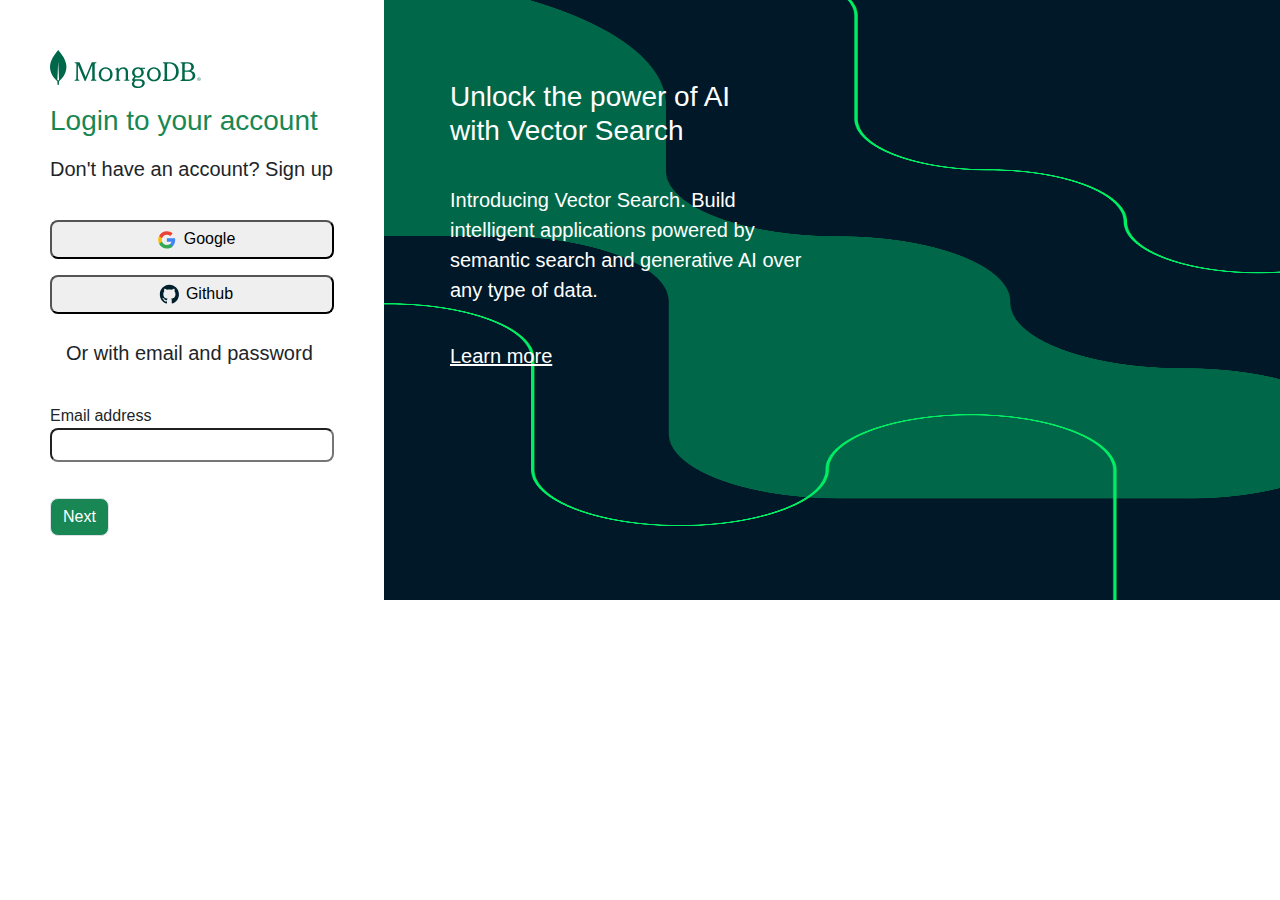
<file: index.html>
<!DOCTYPE html>
<html lang="en">
<head>
    <meta charset="UTF-8">
    <meta name="viewport" content="width=device-width, initial-scale=1.0">
    <title>Document</title>
    <link rel="stylesheet" href="style.css">
    <link rel="stylesheet" href="	https://cdn.jsdelivr.net/npm/bootstrap@5.3.3/dist/css/bootstrap.min.css">
</head>
<body>
    <nav>
        <div><img src="./images/login_desktop.png" alt="" class="opacity" width="100%" height="50px"></div>
        <div class="link"><a class="text-white" href="">Vector search is here</a></div>
    </nav>
    <section class="sect1">
        <div class="sect">
        <div><img src="./images/logo.svg" alt=""></div>
        <h3 class="pt-3 pb-2 text-success">Login to your account </h3>
        <p>Don't have an account? Sign up</p>
        
        <button class="w-100 mb-3 rounded rounded-3"><img src="./images/47a2f86f-8e27-4e84-9c29-34778224bb74.svg" alt="" width="35px">Google</button><br>
        <button class="w-100 rounded rounded-3 "><img src="./images/c26cc630-27cf-4a38-adda-2612a7798f44.svg" alt="" width="35px">Github</button>
        
        <p class="ms-3 mt-4">Or with email and password</p>
        <label for="email address">Email address</label>
        <p><input type="text" class=" w-100 rounded-3"></p>
        <button class="w-55 rounded rounded-3 border border-none btn btn-success">Next</button>
    </div>

<div class="sect2">
    <div><img src="./images/login_desktop.png" alt="" width="100%" height="600px">
    </div>
    <div class="unlock">
            <h3>Unlock the power of AI <br> with Vector Search</h3>
            <p>Introducing Vector Search. Build <br> intelligent applications powered by <br> semantic search and generative AI over <br>any type of data.</p>
            <a href="">Learn more</a>
        </div>
    </div>

    
</section>
</body>
</html>
</file>
<file: style.css>
*{
    margin: 0px;
    padding: 0px;
    box-sizing: border-box;
}
nav{
    display: none;
}
.sect1{
    display: flex;
    height: 100vh;
}

.sect{
    background-color: white;
    height: 100vh;
    width: 30%;
    padding: 50px;
    font-family: 'Segoe UI', Tahoma, Geneva, Verdana, sans-serif;
}
.sect2{
    width: 70%;
    height: 100vh;
}

h3{
    font-size: 30px;
    padding-top: 30px;
    padding-bottom: 30px;
    font-weight: normal;
}
p{
    font-size: 20px;
    padding-bottom: 20px;
    font-weight: normal;
}
.unlock{
    font-family: 'Segoe UI', Tahoma, Geneva, Verdana, sans-serif;
    position: absolute;
    top: 50px;
    left: 450px;
    color: white;
    font-size: 20px;
}
.unlock>a{
    color: white;
}
@media screen and (max-width: 850px){
    .sect2{
        display: none;
    }
    .sect{
        background: ;
        width: 100%;
        height: 100vh;
        padding: 30px;
    }
    nav{
        display: block;
    }
    .link{
        position: absolute;
        top: 15px;
        left: 30%;
        font-weight: bolder;
    }
    /* .opacity{
        opacity: 0.5; range: 0 (transparent) to 1 (opaque);
    } */
    
}
</file>
